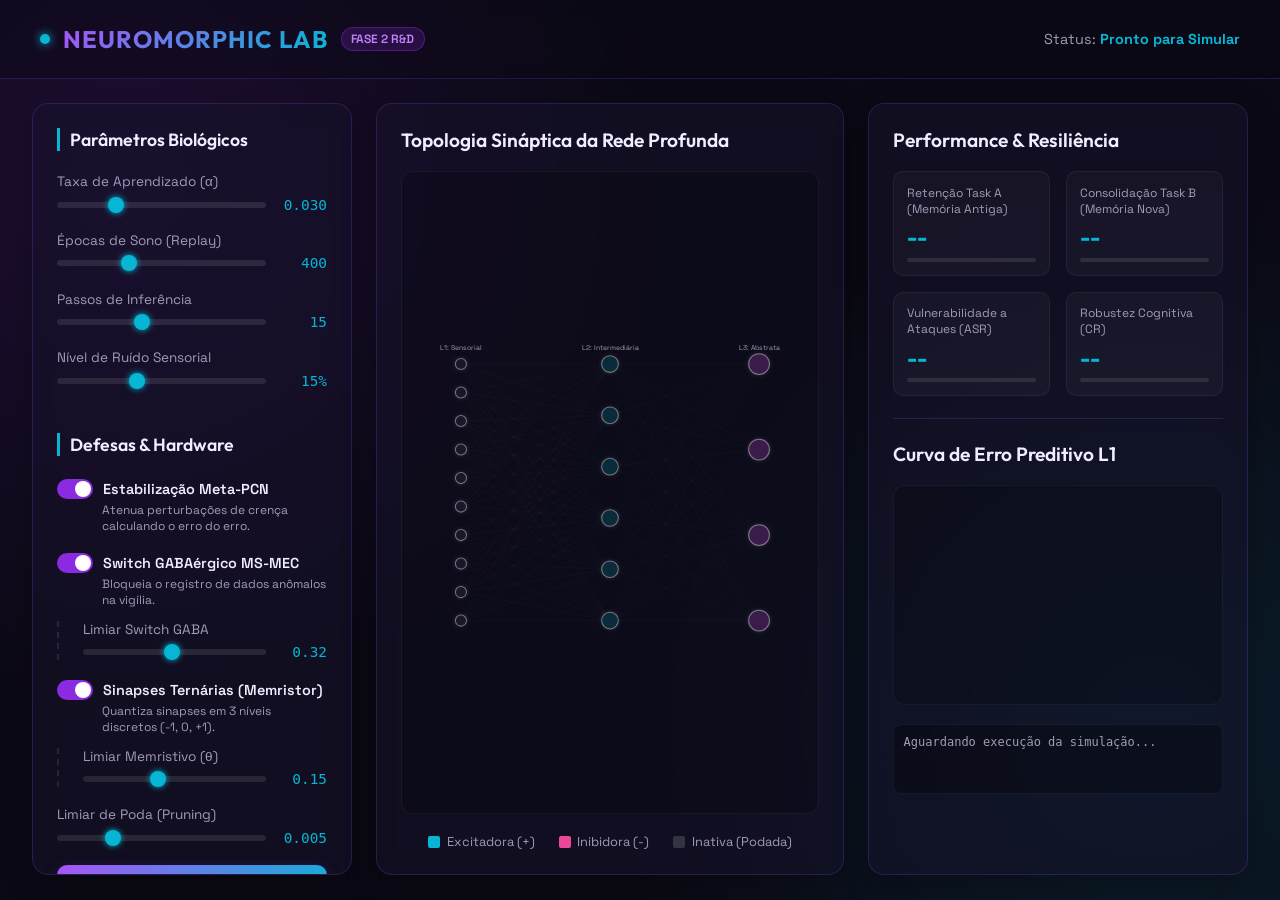
<file: archive/web-visualizers/index.html>
<!DOCTYPE html>
<html lang="pt-BR">
<head>
    <meta charset="UTF-8">
    <meta name="viewport" content="width=device-width, initial-scale=1.0">
    <title>Neuromorphic R&D Lab - Dashboard</title>
    <link rel="preconnect" href="https://fonts.googleapis.com">
    <link rel="preconnect" href="https://fonts.gstatic.com" crossorigin>
    <link href="https://fonts.googleapis.com/css2?family=Outfit:wght@300;400;600;700&family=Space+Grotesk:wght@400;600&display=swap" rel="stylesheet">
    <link rel="stylesheet" href="index.css">
</head>
<body>
    <div class="glass-bg"></div>
    
    <header>
        <div class="logo-area">
            <span class="pulse-dot"></span>
            <h1>NEUROMORPHIC LAB</h1>
            <span class="badge">FASE 2 R&D</span>
        </div>
        <div class="system-status">
            <span>Status: <strong class="online-text">Pronto para Simular</strong></span>
        </div>
    </header>

    <main class="dashboard-grid">
        <!-- PAINEL LATERAL: CONTROLES -->
        <section class="panel control-panel">
            <h2 class="section-title">Parâmetros Biológicos</h2>
            
            <div class="control-group">
                <label for="taxa_aprendizado">Taxa de Aprendizado (α)</label>
                <div class="range-display">
                    <input type="range" id="taxa_aprendizado" min="0.005" max="0.100" step="0.005" value="0.030">
                    <span id="val_taxa_aprendizado">0.030</span>
                </div>
            </div>

            <div class="control-group">
                <label for="epocas_replay">Épocas de Sono (Replay)</label>
                <div class="range-display">
                    <input type="range" id="epocas_replay" min="100" max="1000" step="50" value="400">
                    <span id="val_epocas_replay">400</span>
                </div>
            </div>

            <div class="control-group">
                <label for="passos_inferencia">Passos de Inferência</label>
                <div class="range-display">
                    <input type="range" id="passos_inferencia" min="5" max="30" step="1" value="15">
                    <span id="val_passos_inferencia">15</span>
                </div>
            </div>

            <div class="control-group">
                <label for="nivel_ruido">Nível de Ruído Sensorial</label>
                <div class="range-display">
                    <input type="range" id="nivel_ruido" min="0.00" max="0.40" step="0.05" value="0.15">
                    <span id="val_nivel_ruido">15%</span>
                </div>
            </div>

            <hr class="divider">

            <h2 class="section-title">Defesas & Hardware</h2>

            <div class="toggle-group">
                <div class="toggle-control">
                    <input type="checkbox" id="usar_meta_pcn" checked>
                    <label for="usar_meta_pcn">Estabilização Meta-PCN</label>
                </div>
                <p class="toggle-desc">Atenua perturbações de crença calculando o erro do erro.</p>
            </div>

            <div class="toggle-group">
                <div class="toggle-control">
                    <input type="checkbox" id="usar_gaba" checked>
                    <label for="usar_gaba">Switch GABAérgico MS-MEC</label>
                </div>
                <p class="toggle-desc">Bloqueia o registro de dados anômalos na vigília.</p>
            </div>

            <div class="control-group sub-control" id="gaba_threshold_group">
                <label for="limiar_gaba">Limiar Switch GABA</label>
                <div class="range-display">
                    <input type="range" id="limiar_gaba" min="0.15" max="0.50" step="0.01" value="0.32">
                    <span id="val_limiar_gaba">0.32</span>
                </div>
            </div>

            <div class="toggle-group">
                <div class="toggle-control">
                    <input type="checkbox" id="usar_ternario" checked>
                    <label for="usar_ternario">Sinapses Ternárias (Memristor)</label>
                </div>
                <p class="toggle-desc">Quantiza sinapses em 3 níveis discretos (-1, 0, +1).</p>
            </div>

            <div class="control-group sub-control" id="memristor_threshold_group">
                <label for="limiar_memristor">Limiar Memristivo (θ)</label>
                <div class="range-display">
                    <input type="range" id="limiar_memristor" min="0.05" max="0.30" step="0.01" value="0.15">
                    <span id="val_limiar_memristor">0.15</span>
                </div>
            </div>

            <div class="control-group">
                <label for="limiar_poda">Limiar de Poda (Pruning)</label>
                <div class="range-display">
                    <input type="range" id="limiar_poda" min="0.000" max="0.020" step="0.001" value="0.005">
                    <span id="val_limiar_poda">0.005</span>
                </div>
            </div>

            <button id="btn_simular" class="btn btn-primary">Iniciar Ciclo Vigília-Sono</button>
        </section>

        <!-- PAINEL CENTRAL: MAPA SINÁPTICO DINÂMICO -->
        <section class="panel visualizer-panel">
            <h2 class="panel-header">Topologia Sináptica da Rede Profunda</h2>
            <div class="network-container">
                <svg id="network_svg" viewBox="0 0 600 450"></svg>
            </div>
            <div class="legend-area">
                <span class="legend-item"><span class="legend-color excitatory"></span> Excitadora (+)</span>
                <span class="legend-item"><span class="legend-color inhibitory"></span> Inibidora (-)</span>
                <span class="legend-item"><span class="legend-color inactive"></span> Inativa (Podada)</span>
            </div>
        </section>

        <!-- PAINEL DIREITO: MÉTRICAS E RESULTADOS -->
        <section class="panel results-panel">
            <h2 class="panel-header">Performance & Resiliência</h2>

            <div class="metrics-grid">
                <div class="metric-card">
                    <span class="metric-label">Retenção Task A (Memória Antiga)</span>
                    <span id="metric_retencao" class="metric-value">--</span>
                    <div class="metric-progress"><div id="bar_retencao" class="progress-bar" style="width: 0%"></div></div>
                </div>
                <div class="metric-card">
                    <span class="metric-label">Consolidação Task B (Memória Nova)</span>
                    <span id="metric_sucesso" class="metric-value">--</span>
                    <div class="metric-progress"><div id="bar_sucesso" class="progress-bar" style="width: 0%"></div></div>
                </div>
                <div class="metric-card">
                    <span class="metric-label">Vulnerabilidade a Ataques (ASR)</span>
                    <span id="metric_asr" class="metric-value">--</span>
                    <div class="metric-progress"><div id="bar_asr" class="progress-bar warning" style="width: 0%"></div></div>
                </div>
                <div class="metric-card">
                    <span class="metric-label">Robustez Cognitiva (CR)</span>
                    <span id="metric_cr" class="metric-value">--</span>
                    <div class="metric-progress"><div id="bar_cr" class="progress-bar success" style="width: 0%"></div></div>
                </div>
            </div>

            <hr class="divider">

            <h2 class="panel-header">Curva de Erro Preditivo L1</h2>
            <div class="chart-container">
                <canvas id="error_chart"></canvas>
            </div>
            
            <div id="sim_status_log" class="status-log">
                Aguardando execução da simulação...
            </div>
        </section>
    </main>

    <script src="index.js"></script>
</body>
</html>
</file>
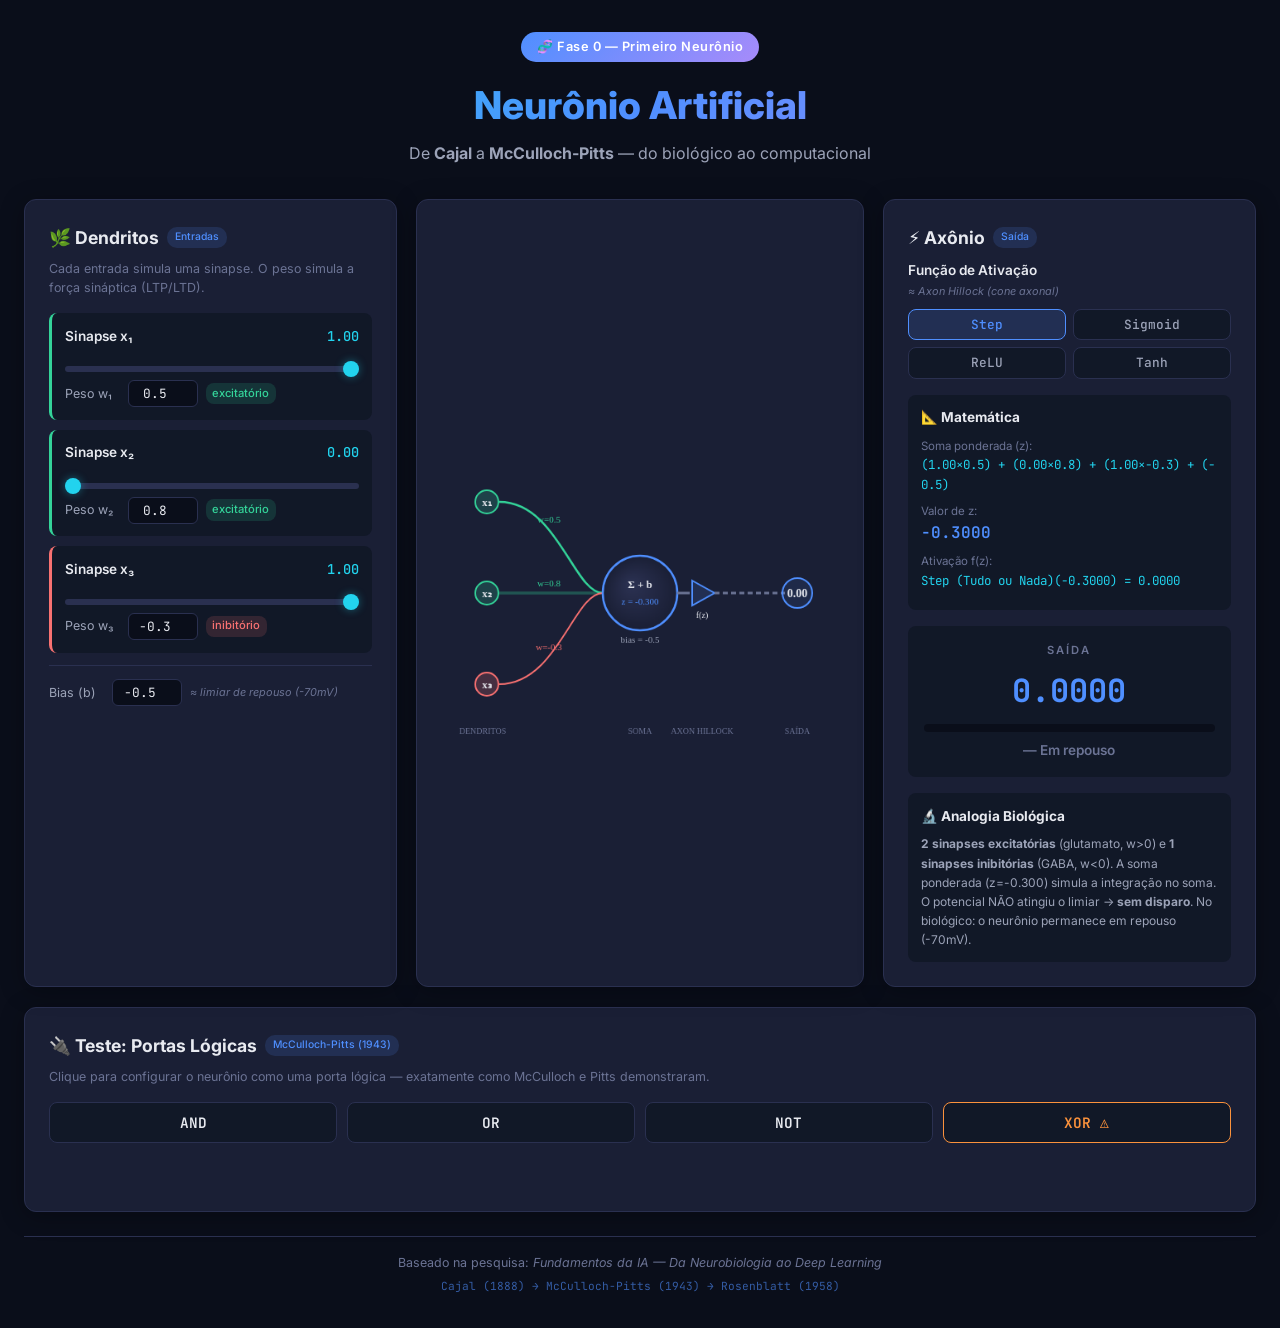
<file: archive/web-visualizers/neuronio_artificial/index.html>
<!DOCTYPE html>
<html lang="pt-BR">
<head>
    <meta charset="UTF-8">
    <meta name="viewport" content="width=device-width, initial-scale=1.0">
    <title>Neurônio Artificial — Teste Inicial</title>
    <link rel="stylesheet" href="style.css">
    <link href="https://fonts.googleapis.com/css2?family=Inter:wght@300;400;500;600;700;800&family=JetBrains+Mono:wght@400;500&display=swap" rel="stylesheet">
</head>
<body>
    <div class="container">
        <header>
            <div class="badge">🧬 Fase 0 — Primeiro Neurônio</div>
            <h1>Neurônio Artificial</h1>
            <p class="subtitle">De <strong>Cajal</strong> a <strong>McCulloch-Pitts</strong> — do biológico ao computacional</p>
        </header>

        <div class="main-grid">
            <!-- Painel de Entradas (Dendritos) -->
            <section class="panel inputs-panel">
                <h2>🌿 Dendritos <span class="bio-tag">Entradas</span></h2>
                <p class="panel-desc">Cada entrada simula uma sinapse. O peso simula a força sináptica (LTP/LTD).</p>

                <div class="input-group" id="input-group-1">
                    <div class="input-header">
                        <span class="input-label">Sinapse x₁</span>
                        <span class="input-value" id="x1-display">1</span>
                    </div>
                    <input type="range" id="x1" min="0" max="1" step="0.01" value="1" class="slider">
                    <div class="weight-row">
                        <span class="weight-label">Peso w₁</span>
                        <input type="number" id="w1" value="0.5" step="0.1" min="-2" max="2" class="weight-input">
                        <span class="weight-type" id="w1-type">excitatório</span>
                    </div>
                </div>

                <div class="input-group" id="input-group-2">
                    <div class="input-header">
                        <span class="input-label">Sinapse x₂</span>
                        <span class="input-value" id="x2-display">0</span>
                    </div>
                    <input type="range" id="x2" min="0" max="1" step="0.01" value="0" class="slider">
                    <div class="weight-row">
                        <span class="weight-label">Peso w₂</span>
                        <input type="number" id="w2" value="0.8" step="0.1" min="-2" max="2" class="weight-input">
                        <span class="weight-type" id="w2-type">excitatório</span>
                    </div>
                </div>

                <div class="input-group" id="input-group-3">
                    <div class="input-header">
                        <span class="input-label">Sinapse x₃</span>
                        <span class="input-value" id="x3-display">1</span>
                    </div>
                    <input type="range" id="x3" min="0" max="1" step="0.01" value="1" class="slider">
                    <div class="weight-row">
                        <span class="weight-label">Peso w₃</span>
                        <input type="number" id="w3" value="-0.3" step="0.1" min="-2" max="2" class="weight-input">
                        <span class="weight-type" id="w3-type">inibitório</span>
                    </div>
                </div>

                <div class="bias-section">
                    <span class="weight-label">Bias (b)</span>
                    <input type="number" id="bias" value="-0.5" step="0.1" min="-3" max="3" class="weight-input">
                    <span class="bio-note">≈ limiar de repouso (-70mV)</span>
                </div>
            </section>

            <!-- Visualização do Neurônio -->
            <section class="panel neuron-panel">
                <canvas id="neuronCanvas" width="500" height="420"></canvas>
            </section>

            <!-- Painel de Saída (Axônio) -->
            <section class="panel output-panel">
                <h2>⚡ Axônio <span class="bio-tag">Saída</span></h2>

                <div class="activation-selector">
                    <label>Função de Ativação</label>
                    <p class="bio-note">≈ Axon Hillock (cone axonal)</p>
                    <div class="activation-buttons">
                        <button class="act-btn active" data-fn="step" id="btn-step">Step</button>
                        <button class="act-btn" data-fn="sigmoid" id="btn-sigmoid">Sigmoid</button>
                        <button class="act-btn" data-fn="relu" id="btn-relu">ReLU</button>
                        <button class="act-btn" data-fn="tanh" id="btn-tanh">Tanh</button>
                    </div>
                </div>

                <div class="math-section">
                    <h3>📐 Matemática</h3>
                    <div class="math-step">
                        <span class="math-label">Soma ponderada (z):</span>
                        <code id="math-sum" class="math-code"></code>
                    </div>
                    <div class="math-step">
                        <span class="math-label">Valor de z:</span>
                        <code id="math-z" class="math-code highlight"></code>
                    </div>
                    <div class="math-step">
                        <span class="math-label">Ativação f(z):</span>
                        <code id="math-activation" class="math-code"></code>
                    </div>
                </div>

                <div class="output-display">
                    <div class="output-label">SAÍDA</div>
                    <div class="output-value" id="output-value">0.00</div>
                    <div class="output-bar-container">
                        <div class="output-bar" id="output-bar"></div>
                    </div>
                    <div class="fire-status" id="fire-status">Em repouso</div>
                </div>

                <div class="bio-comparison">
                    <h3>🔬 Analogia Biológica</h3>
                    <div id="bio-text" class="bio-text"></div>
                </div>
            </section>
        </div>

        <!-- Presets de Portas Lógicas -->
        <section class="panel presets-panel">
            <h2>🔌 Teste: Portas Lógicas <span class="bio-tag">McCulloch-Pitts (1943)</span></h2>
            <p class="panel-desc">Clique para configurar o neurônio como uma porta lógica — exatamente como McCulloch e Pitts demonstraram.</p>
            <div class="preset-buttons">
                <button class="preset-btn" onclick="loadPreset('and')">AND</button>
                <button class="preset-btn" onclick="loadPreset('or')">OR</button>
                <button class="preset-btn" onclick="loadPreset('not')">NOT</button>
                <button class="preset-btn preset-xor" onclick="loadPreset('xor')">XOR ⚠️</button>
            </div>
            <div id="preset-info" class="preset-info"></div>
        </section>

        <footer>
            <p>Baseado na pesquisa: <em>Fundamentos da IA — Da Neurobiologia ao Deep Learning</em></p>
            <p class="footer-ref">Cajal (1888) → McCulloch-Pitts (1943) → Rosenblatt (1958)</p>
        </footer>
    </div>

    <script src="script.js"></script>
</body>
</html>
</file>
<file: archive/web-visualizers/index.css>
:root {
    --bg-color: #0b0914;
    --card-bg: rgba(22, 19, 43, 0.55);
    --border-color: rgba(147, 85, 255, 0.2);
    --text-primary: #f1ecff;
    --text-secondary: #a29bb8;
    --primary: #8a2be2;
    --primary-gradient: linear-gradient(135deg, #a855f7 0%, #06b6d4 100%);
    --accent-cyan: #06b6d4;
    --accent-magenta: #ec4899;
    --danger: #ef4444;
    --success: #22c55e;
    --font-heading: 'Outfit', sans-serif;
    --font-body: 'Space Grotesk', sans-serif;
}

* {
    box-sizing: border-box;
    margin: 0;
    padding: 0;
}

body {
    background-color: var(--bg-color);
    color: var(--text-primary);
    font-family: var(--font-body);
    min-height: 100vh;
    overflow-x: hidden;
    position: relative;
}

/* Fundo Estelar Dinâmico */
.glass-bg {
    position: absolute;
    top: 0;
    left: 0;
    width: 100%;
    height: 100%;
    background: radial-gradient(circle at 10% 20%, rgba(138, 43, 226, 0.15) 0%, transparent 40%),
                radial-gradient(circle at 90% 80%, rgba(6, 182, 212, 0.12) 0%, transparent 40%);
    z-index: -1;
    pointer-events: none;
}

header {
    display: flex;
    justify-content: space-between;
    align-items: center;
    padding: 1.5rem 2.5rem;
    border-bottom: 1px solid var(--border-color);
    backdrop-filter: blur(10px);
    background-color: rgba(11, 9, 20, 0.4);
}

.logo-area {
    display: flex;
    align-items: center;
    gap: 0.8rem;
}

.logo-area h1 {
    font-family: var(--font-heading);
    font-size: 1.5rem;
    font-weight: 700;
    letter-spacing: 1px;
    background: var(--primary-gradient);
    -webkit-background-clip: text;
    -webkit-text-fill-color: transparent;
}

.pulse-dot {
    width: 10px;
    height: 10px;
    background-color: var(--accent-cyan);
    border-radius: 50%;
    box-shadow: 0 0 10px var(--accent-cyan);
    animation: pulse 2s infinite;
}

@keyframes pulse {
    0% { transform: scale(0.9); opacity: 0.6; }
    50% { transform: scale(1.2); opacity: 1; box-shadow: 0 0 15px var(--accent-cyan); }
    100% { transform: scale(0.9); opacity: 0.6; }
}

.badge {
    background: rgba(138, 43, 226, 0.2);
    border: 1px solid rgba(138, 43, 226, 0.4);
    padding: 0.2rem 0.6rem;
    border-radius: 20px;
    font-size: 0.75rem;
    color: #c084fc;
    font-weight: 600;
}

.system-status {
    font-size: 0.9rem;
    color: var(--text-secondary);
}

.online-text {
    color: var(--accent-cyan);
}

/* Grid Layout do Dashboard */
.dashboard-grid {
    display: grid;
    grid-template-columns: 320px 1fr 380px;
    gap: 1.5rem;
    padding: 1.5rem 2rem;
    height: calc(100vh - 80px);
}

@media (max-width: 1200px) {
    .dashboard-grid {
        grid-template-columns: 1fr;
        height: auto;
        overflow-y: auto;
    }
}

/* Painéis Individuais (Cards) */
.panel {
    background: var(--card-bg);
    border: 1px solid var(--border-color);
    border-radius: 16px;
    backdrop-filter: blur(12px);
    padding: 1.5rem;
    display: flex;
    flex-direction: column;
    gap: 1.2rem;
    box-shadow: 0 8px 32px rgba(0, 0, 0, 0.3);
    overflow-y: auto;
}

.section-title {
    font-family: var(--font-heading);
    font-size: 1.1rem;
    font-weight: 600;
    color: var(--text-primary);
    border-left: 3px solid var(--accent-cyan);
    padding-left: 0.6rem;
    margin-bottom: 0.2rem;
}

.panel-header {
    font-family: var(--font-heading);
    font-size: 1.2rem;
    font-weight: 600;
    color: var(--text-primary);
}

.divider {
    border: 0;
    height: 1px;
    background: var(--border-color);
    margin: 0.2rem 0;
}

/* Customização dos Sliders / Controles */
.control-group {
    display: flex;
    flex-direction: column;
    gap: 0.4rem;
}

.control-group label {
    font-size: 0.85rem;
    color: var(--text-secondary);
}

.range-display {
    display: flex;
    align-items: center;
    gap: 1rem;
}

.range-display input[type="range"] {
    flex: 1;
    -webkit-appearance: none;
    background: rgba(255, 255, 255, 0.1);
    height: 6px;
    border-radius: 3px;
    outline: none;
}

.range-display input[type="range"]::-webkit-slider-thumb {
    -webkit-appearance: none;
    width: 16px;
    height: 16px;
    border-radius: 50%;
    background: var(--accent-cyan);
    cursor: pointer;
    box-shadow: 0 0 6px var(--accent-cyan);
    transition: transform 0.1s ease;
}

.range-display input[type="range"]::-webkit-slider-thumb:hover {
    transform: scale(1.2);
}

.range-display span {
    font-family: monospace;
    font-size: 0.9rem;
    min-width: 45px;
    text-align: right;
    color: var(--accent-cyan);
}

/* Toggles e Condicionais */
.toggle-group {
    display: flex;
    flex-direction: column;
    gap: 0.2rem;
}

.toggle-control {
    display: flex;
    align-items: center;
    gap: 0.6rem;
}

.toggle-control input[type="checkbox"] {
    width: 36px;
    height: 20px;
    -webkit-appearance: none;
    background: rgba(255, 255, 255, 0.1);
    border-radius: 10px;
    position: relative;
    outline: none;
    cursor: pointer;
    transition: background 0.3s ease;
}

.toggle-control input[type="checkbox"]:checked {
    background: var(--primary);
}

.toggle-control input[type="checkbox"]::before {
    content: '';
    position: absolute;
    width: 16px;
    height: 16px;
    border-radius: 50%;
    background: #fff;
    top: 2px;
    left: 2px;
    transition: left 0.3s ease;
}

.toggle-control input[type="checkbox"]:checked::before {
    left: 18px;
}

.toggle-control label {
    font-size: 0.9rem;
    font-weight: 600;
    cursor: pointer;
}

.toggle-desc {
    font-size: 0.75rem;
    color: var(--text-secondary);
    padding-left: 2.8rem;
}

.sub-control {
    padding-left: 1.5rem;
    border-left: 2px dashed rgba(255, 255, 255, 0.1);
    margin-top: -0.4rem;
    transition: all 0.3s ease;
}

/* Botões */
.btn {
    border: none;
    padding: 0.8rem 1.5rem;
    font-family: var(--font-heading);
    font-weight: 600;
    font-size: 0.95rem;
    border-radius: 10px;
    cursor: pointer;
    transition: all 0.2s ease;
    text-align: center;
}

.btn-primary {
    background: var(--primary-gradient);
    color: #fff;
    box-shadow: 0 4px 15px rgba(138, 43, 226, 0.3);
}

.btn-primary:hover {
    transform: translateY(-2px);
    box-shadow: 0 6px 20px rgba(138, 43, 226, 0.5);
}

.btn-primary:active {
    transform: translateY(0);
}

/* Visualizador de Rede Neural SVG */
.visualizer-panel {
    display: flex;
    flex-direction: column;
    justify-content: space-between;
}

.network-container {
    flex: 1;
    display: flex;
    justify-content: center;
    align-items: center;
    background: rgba(0, 0, 0, 0.2);
    border-radius: 12px;
    border: 1px solid rgba(255, 255, 255, 0.05);
    min-height: 350px;
}

#network_svg {
    width: 100%;
    height: 100%;
}

.legend-area {
    display: flex;
    justify-content: center;
    gap: 1.5rem;
    font-size: 0.8rem;
    color: var(--text-secondary);
}

.legend-item {
    display: flex;
    align-items: center;
    gap: 0.4rem;
}

.legend-color {
    width: 12px;
    height: 12px;
    border-radius: 2px;
}

.legend-color.excitatory { background-color: var(--accent-cyan); }
.legend-color.inhibitory { background-color: var(--accent-magenta); }
.legend-color.inactive { background-color: rgba(255, 255, 255, 0.15); }

/* Painel de Resultados */
.metrics-grid {
    display: grid;
    grid-template-columns: 1fr 1fr;
    gap: 1rem;
}

.metric-card {
    background: rgba(255, 255, 255, 0.03);
    border: 1px solid rgba(255, 255, 255, 0.05);
    border-radius: 10px;
    padding: 0.8rem;
    display: flex;
    flex-direction: column;
    gap: 0.4rem;
}

.metric-label {
    font-size: 0.75rem;
    color: var(--text-secondary);
}

.metric-value {
    font-family: var(--font-heading);
    font-size: 1.4rem;
    font-weight: 700;
    color: var(--accent-cyan);
}

.metric-progress {
    width: 100%;
    height: 4px;
    background: rgba(255, 255, 255, 0.1);
    border-radius: 2px;
    overflow: hidden;
}

.progress-bar {
    height: 100%;
    background: var(--accent-cyan);
    width: 0%;
    transition: width 0.8s cubic-bezier(0.1, 0.8, 0.2, 1);
}

.progress-bar.warning {
    background: var(--accent-magenta);
}

.progress-bar.success {
    background: var(--success);
}

/* Gráfico de Erro (Canvas) */
.chart-container {
    flex: 1;
    min-height: 180px;
    max-height: 220px;
    background: rgba(0, 0, 0, 0.2);
    border-radius: 12px;
    border: 1px solid rgba(255, 255, 255, 0.05);
    padding: 0.5rem;
}

#error_chart {
    width: 100%;
    height: 100%;
}

.status-log {
    font-family: monospace;
    font-size: 0.75rem;
    background: rgba(0, 0, 0, 0.3);
    border: 1px solid rgba(255, 255, 255, 0.05);
    border-radius: 8px;
    padding: 0.6rem;
    height: 70px;
    overflow-y: auto;
    color: var(--text-secondary);
}
</file>
<file: archive/web-visualizers/neuronio_artificial/style.css>
:root {
    --bg-primary: #0a0e1a;
    --bg-secondary: #111827;
    --bg-card: #1a1f35;
    --bg-card-hover: #1f2544;
    --border: #2a3050;
    --text-primary: #e8eaf0;
    --text-secondary: #9ca3b8;
    --text-muted: #6b7394;
    --accent-blue: #4f8fff;
    --accent-cyan: #22d3ee;
    --accent-green: #34d399;
    --accent-red: #f87171;
    --accent-purple: #a78bfa;
    --accent-orange: #fb923c;
    --excitatory: #34d399;
    --inhibitory: #f87171;
    --fire: #fbbf24;
    --radius: 12px;
    --shadow: 0 4px 24px rgba(0,0,0,0.3);
}

* { margin: 0; padding: 0; box-sizing: border-box; }

body {
    font-family: 'Inter', system-ui, sans-serif;
    background: var(--bg-primary);
    color: var(--text-primary);
    min-height: 100vh;
    line-height: 1.6;
}

.container {
    max-width: 1300px;
    margin: 0 auto;
    padding: 2rem 1.5rem;
}

header {
    text-align: center;
    margin-bottom: 2rem;
}

.badge {
    display: inline-block;
    background: linear-gradient(135deg, var(--accent-blue), var(--accent-purple));
    color: white;
    padding: 0.3rem 1rem;
    border-radius: 20px;
    font-size: 0.8rem;
    font-weight: 600;
    margin-bottom: 0.8rem;
    letter-spacing: 0.5px;
}

h1 {
    font-size: 2.4rem;
    font-weight: 800;
    background: linear-gradient(135deg, var(--accent-cyan), var(--accent-blue), var(--accent-purple));
    -webkit-background-clip: text;
    -webkit-text-fill-color: transparent;
    background-clip: text;
}

.subtitle {
    color: var(--text-secondary);
    font-size: 1rem;
    margin-top: 0.3rem;
}

.main-grid {
    display: grid;
    grid-template-columns: 1fr 1.2fr 1fr;
    gap: 1.2rem;
    margin-bottom: 1.2rem;
}

.panel {
    background: var(--bg-card);
    border: 1px solid var(--border);
    border-radius: var(--radius);
    padding: 1.5rem;
    box-shadow: var(--shadow);
    transition: border-color 0.3s;
}

.panel:hover { border-color: var(--accent-blue); }

.panel h2 {
    font-size: 1.1rem;
    font-weight: 700;
    margin-bottom: 0.5rem;
    display: flex;
    align-items: center;
    gap: 0.5rem;
}

.bio-tag {
    font-size: 0.65rem;
    background: rgba(79,143,255,0.15);
    color: var(--accent-blue);
    padding: 0.15rem 0.5rem;
    border-radius: 10px;
    font-weight: 500;
}

.panel-desc {
    font-size: 0.78rem;
    color: var(--text-muted);
    margin-bottom: 1rem;
    line-height: 1.5;
}

/* Input Groups */
.input-group {
    background: var(--bg-secondary);
    border-radius: 8px;
    padding: 0.8rem;
    margin-bottom: 0.6rem;
    border-left: 3px solid var(--excitatory);
    transition: border-color 0.3s, transform 0.2s;
}

.input-group.inhibitory { border-left-color: var(--inhibitory); }
.input-group:hover { transform: translateX(3px); }

.input-header {
    display: flex;
    justify-content: space-between;
    align-items: center;
    margin-bottom: 0.4rem;
}

.input-label { font-weight: 600; font-size: 0.85rem; }

.input-value {
    font-family: 'JetBrains Mono', monospace;
    font-size: 0.85rem;
    color: var(--accent-cyan);
    font-weight: 500;
}

.slider {
    width: 100%;
    height: 6px;
    -webkit-appearance: none;
    appearance: none;
    background: var(--border);
    border-radius: 3px;
    outline: none;
    margin-bottom: 0.5rem;
    cursor: pointer;
}

.slider::-webkit-slider-thumb {
    -webkit-appearance: none;
    width: 16px;
    height: 16px;
    border-radius: 50%;
    background: var(--accent-cyan);
    cursor: pointer;
    box-shadow: 0 0 8px rgba(34,211,238,0.4);
}

.weight-row {
    display: flex;
    align-items: center;
    gap: 0.5rem;
}

.weight-label {
    font-size: 0.78rem;
    color: var(--text-secondary);
    min-width: 55px;
}

.weight-input {
    width: 70px;
    background: var(--bg-primary);
    border: 1px solid var(--border);
    color: var(--text-primary);
    padding: 0.25rem 0.4rem;
    border-radius: 6px;
    font-family: 'JetBrains Mono', monospace;
    font-size: 0.8rem;
    text-align: center;
}

.weight-input:focus {
    outline: none;
    border-color: var(--accent-blue);
    box-shadow: 0 0 6px rgba(79,143,255,0.3);
}

.weight-type {
    font-size: 0.7rem;
    padding: 0.1rem 0.4rem;
    border-radius: 8px;
    font-weight: 500;
}

.weight-type.excitatory { background: rgba(52,211,153,0.15); color: var(--excitatory); }
.weight-type.inhibitory { background: rgba(248,113,113,0.15); color: var(--inhibitory); }

.bias-section {
    display: flex;
    align-items: center;
    gap: 0.5rem;
    margin-top: 0.8rem;
    padding-top: 0.8rem;
    border-top: 1px solid var(--border);
}

.bio-note {
    font-size: 0.68rem;
    color: var(--text-muted);
    font-style: italic;
}

/* Neuron Canvas */
.neuron-panel {
    display: flex;
    align-items: center;
    justify-content: center;
    padding: 1rem;
}

#neuronCanvas { width: 100%; max-width: 500px; }

/* Output Panel */
.activation-selector label {
    font-weight: 600;
    font-size: 0.85rem;
    display: block;
    margin-bottom: 0.1rem;
}

.activation-buttons {
    display: grid;
    grid-template-columns: 1fr 1fr;
    gap: 0.4rem;
    margin-top: 0.5rem;
    margin-bottom: 1rem;
}

.act-btn {
    background: var(--bg-secondary);
    border: 1px solid var(--border);
    color: var(--text-secondary);
    padding: 0.4rem;
    border-radius: 8px;
    cursor: pointer;
    font-family: 'JetBrains Mono', monospace;
    font-size: 0.8rem;
    font-weight: 500;
    transition: all 0.2s;
}

.act-btn:hover { border-color: var(--accent-blue); color: var(--text-primary); }

.act-btn.active {
    background: rgba(79,143,255,0.15);
    border-color: var(--accent-blue);
    color: var(--accent-blue);
}

.math-section {
    background: var(--bg-secondary);
    border-radius: 8px;
    padding: 0.8rem;
    margin-bottom: 1rem;
}

.math-section h3 { font-size: 0.85rem; margin-bottom: 0.5rem; }

.math-step {
    display: flex;
    flex-direction: column;
    margin-bottom: 0.4rem;
}

.math-label {
    font-size: 0.72rem;
    color: var(--text-muted);
}

.math-code {
    font-family: 'JetBrains Mono', monospace;
    font-size: 0.78rem;
    color: var(--accent-cyan);
    word-break: break-all;
}

.math-code.highlight {
    font-size: 1rem;
    font-weight: 600;
    color: var(--accent-blue);
}

.output-display {
    text-align: center;
    padding: 1rem;
    background: var(--bg-secondary);
    border-radius: 8px;
    margin-bottom: 1rem;
}

.output-label {
    font-size: 0.7rem;
    color: var(--text-muted);
    letter-spacing: 2px;
    font-weight: 600;
}

.output-value {
    font-family: 'JetBrains Mono', monospace;
    font-size: 2rem;
    font-weight: 700;
    margin: 0.3rem 0;
    transition: color 0.3s;
}

.output-bar-container {
    width: 100%;
    height: 8px;
    background: var(--bg-primary);
    border-radius: 4px;
    overflow: hidden;
    margin: 0.5rem 0;
}

.output-bar {
    height: 100%;
    border-radius: 4px;
    transition: width 0.3s, background 0.3s;
    width: 0%;
    background: var(--accent-blue);
}

.fire-status {
    font-size: 0.85rem;
    font-weight: 600;
    margin-top: 0.3rem;
    transition: color 0.3s;
}

.fire-status.firing {
    color: var(--fire);
    animation: pulse 0.6s ease-in-out infinite alternate;
}

.fire-status.resting { color: var(--text-muted); }

@keyframes pulse {
    from { opacity: 0.7; }
    to { opacity: 1; text-shadow: 0 0 12px rgba(251,191,36,0.5); }
}

.bio-comparison {
    background: var(--bg-secondary);
    border-radius: 8px;
    padding: 0.8rem;
}

.bio-comparison h3 { font-size: 0.85rem; margin-bottom: 0.4rem; }

.bio-text {
    font-size: 0.75rem;
    color: var(--text-secondary);
    line-height: 1.6;
}

/* Presets */
.presets-panel { margin-bottom: 1.5rem; }

.preset-buttons {
    display: flex;
    gap: 0.6rem;
    margin-top: 0.8rem;
}

.preset-btn {
    flex: 1;
    padding: 0.6rem 1rem;
    background: var(--bg-secondary);
    border: 1px solid var(--border);
    color: var(--text-primary);
    border-radius: 8px;
    cursor: pointer;
    font-family: 'JetBrains Mono', monospace;
    font-size: 0.9rem;
    font-weight: 600;
    transition: all 0.2s;
}

.preset-btn:hover {
    border-color: var(--accent-cyan);
    background: rgba(34,211,238,0.1);
    transform: translateY(-2px);
}

.preset-xor {
    border-color: var(--accent-orange) !important;
    color: var(--accent-orange);
}

.preset-info {
    margin-top: 0.8rem;
    font-size: 0.8rem;
    color: var(--text-secondary);
    line-height: 1.6;
    min-height: 2rem;
}

footer {
    text-align: center;
    padding-top: 1rem;
    border-top: 1px solid var(--border);
    color: var(--text-muted);
    font-size: 0.78rem;
}

.footer-ref {
    font-family: 'JetBrains Mono', monospace;
    font-size: 0.7rem;
    margin-top: 0.3rem;
    color: var(--accent-blue);
    opacity: 0.6;
}

@media (max-width: 1000px) {
    .main-grid { grid-template-columns: 1fr; }
    h1 { font-size: 1.8rem; }
}
</file>
